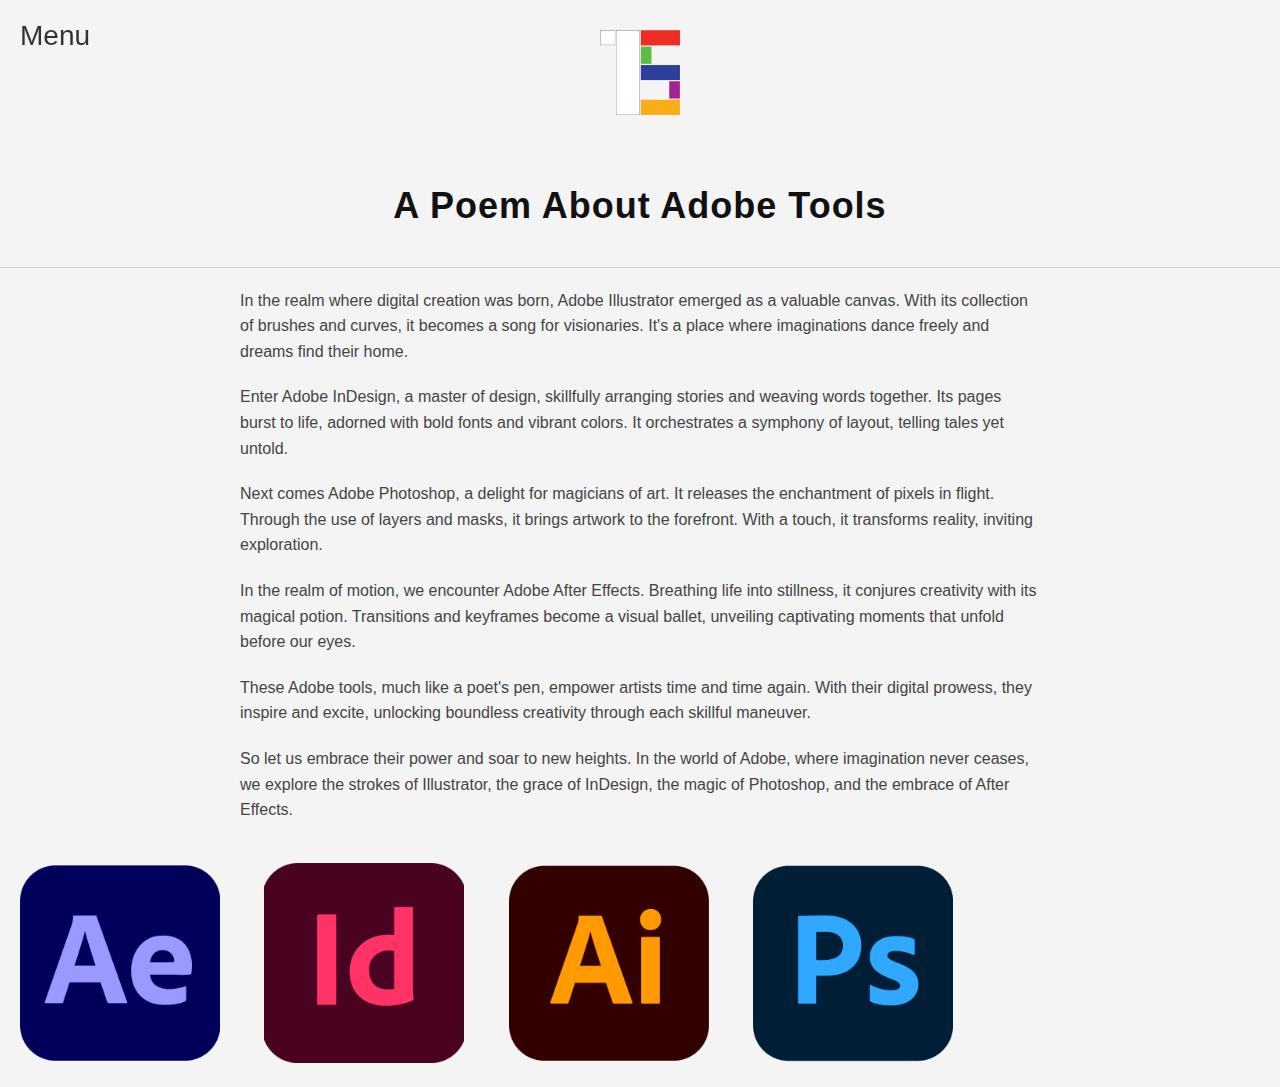
<file: index.html>
<!DOCTYPE html> <!-- Declares HTML5 language for the browser -->
<html> <!-- Begin tag starts the page -->

<head>
    <!-- Meta Tags for SEO and Accessibility -->
    <meta charset="UTF-8">
    <meta name="description" content="Explore the world of Adobe tools with poetic descriptions and visuals.">
    <meta name="keywords" content="Adobe, Illustrator, Photoshop, InDesign, After Effects, Design, Creativity">
    <meta name="viewport" content="width=device-width, initial-scale=1.0">

    <!-- Link to CSS Stylesheets -->
    <link rel="stylesheet" type="text/css" href="thecss/index1.css">
    <link rel="stylesheet" type="text/css" href="thecss/slideout-menu.css">
    
    <!-- Favicon -->
    <link rel="icon" href="path-to-your-favicon.ico" type="image/x-icon">
    
    <!-- Title of the Page -->
    <title>Dan Of IT</title>
</head>
 
<body>

    <!-- Menu Toggle Button -->
    <div class="menu-toggle">
        <span class="material-icons">Menu</span>
    </div>
    
    <!-- Slideout Navigation Menu -->
    <div class="slideout-menu">
        <a href="aboutMe.html">About</a>
        <a href="type2.html">Type Two</a>
        <a href="type3.html">Type Three</a>
        <a href="branding.html">Branding</a>
        <a href="advDez.html">Advanced Design</a>
    </div>
    <!-- JavaScript for Menu Functionality -->
    <script src="thejavascript/slideout-menu.js"></script>
    
    <!-- Logo with Link to Home Page -->
    <a href="index.html">
        <img id="logo" src="imagesforseniorportfolio/TS By Daniel Calderon - Copy.png" alt="TS by Daniel Calderon Logo">
    </a>
    
    <!-- Main Content -->
    <h1> A Poem About Adobe Tools </h1>
    
    <p>
        In the realm where digital creation was born, Adobe Illustrator emerged as a valuable canvas. With its collection of brushes and curves, it becomes a song for visionaries. It's a place where imaginations dance freely and dreams find their home.
    </p>
    
    <p>
        Enter Adobe InDesign, a master of design, skillfully arranging stories and weaving words together. Its pages burst to life, adorned with bold fonts and vibrant colors. It orchestrates a symphony of layout, telling tales yet untold.
    </p>
    
    <p>
        Next comes Adobe Photoshop, a delight for magicians of art. It releases the enchantment of pixels in flight. Through the use of layers and masks, it brings artwork to the forefront. With a touch, it transforms reality, inviting exploration.
    </p>
    
    <p>
        In the realm of motion, we encounter Adobe After Effects. Breathing life into stillness, it conjures creativity with its magical potion. Transitions and keyframes become a visual ballet, unveiling captivating moments that unfold before our eyes.
    </p>
    
    <p>
        These Adobe tools, much like a poet's pen, empower artists time and time again. With their digital prowess, they inspire and excite, unlocking boundless creativity through each skillful maneuver.
    </p>
    
    <p>
        So let us embrace their power and soar to new heights. In the world of Adobe, where imagination never ceases, we explore the strokes of Illustrator, the grace of InDesign, the magic of Photoshop, and the embrace of After Effects.
    </p>
    
    <!-- Images with Descriptive Alt Texts -->
    <img src="imagesforseniorportfolio/adobe-after-effects.png" alt="Adobe After Effects logo" />
    <img src="imagesforseniorportfolio/indesign.png" alt="Adobe InDesign logo" />
    <img src="imagesforseniorportfolio/adobe-illustrator.png" alt="Adobe Illustrator logo" />
    <img src="imagesforseniorportfolio/adobe-photoshop.png" alt="Adobe Photoshop logo" />
    
</body>
</html>
</file>
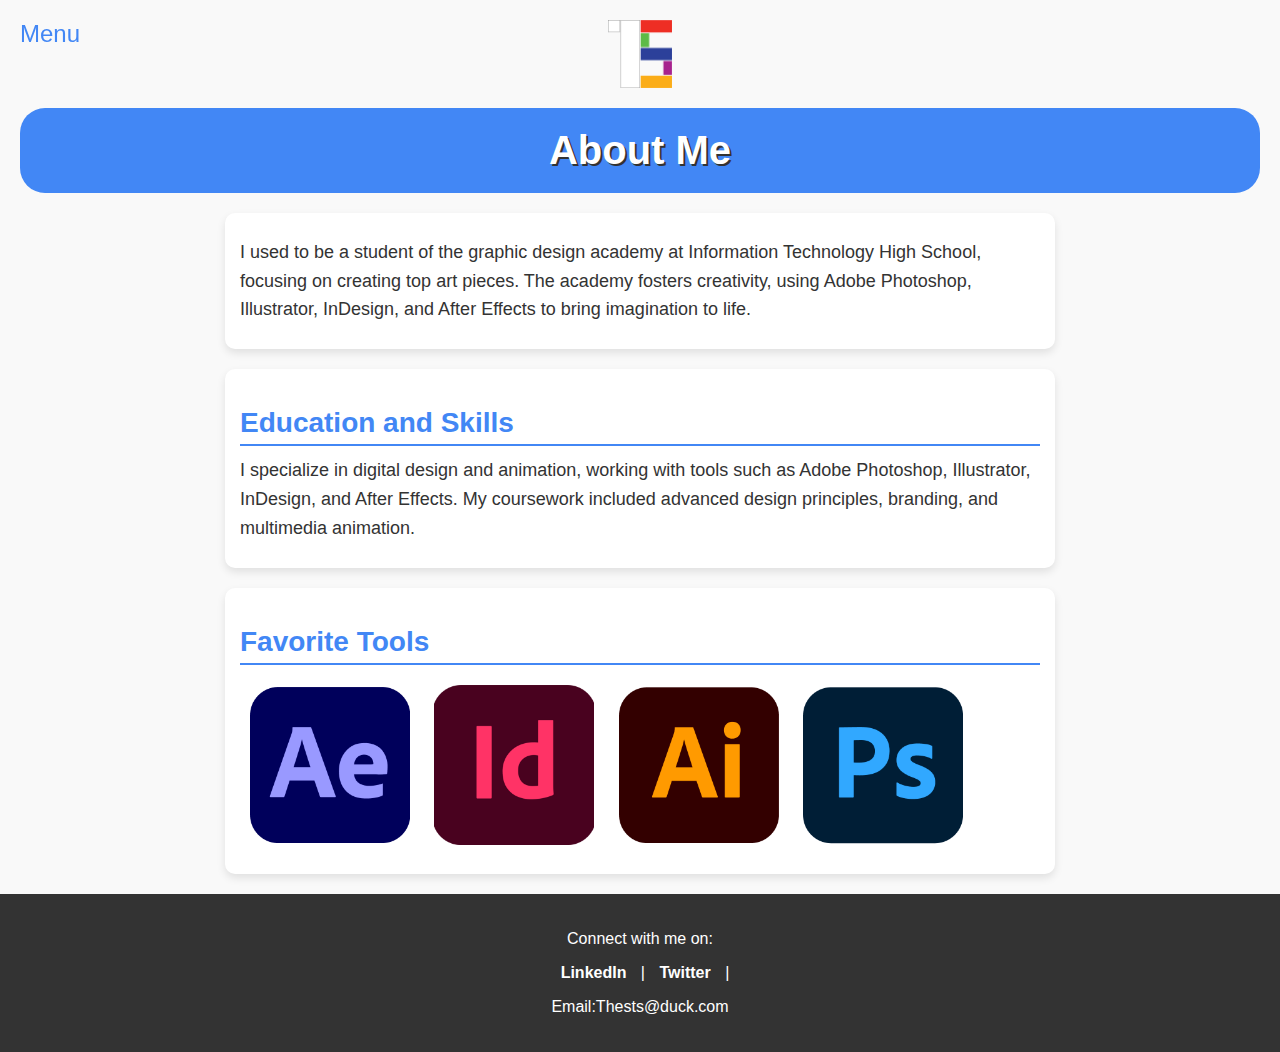
<file: aboutMe.html>
<!DOCTYPE html>
<html>
<head>
    <meta charset="UTF-8">
    <meta name="description" content="Learn more about Daniel Calderon, a student of graphic design, passionate about Adobe tools and creative design.">
    <meta name="keywords" content="graphic design, Adobe Photoshop, Illustrator, InDesign, After Effects, creative design, digital art">
    <meta name="viewport" content="width=device-width, initial-scale=1.0">
    <link rel="stylesheet" type="text/css" href="thecss/aboutMe.css">
    <link rel="stylesheet" type="text/css" href="thecss/slideout-menu.css">
    <link rel="icon" href="thehtml/imagesforseniorportfolio/TS By Daniel Calderon - Copy.png/favicon.ico" type="image/x-icon">
    <title>About Daniel Calderon</title>
</head>

<body>
    <div class="menu-toggle" aria-label="Toggle menu" role="button" tabindex="0">
        <span class="material-icons" aria-hidden="true">Menu</span>
    </div>
    
    <div class="slideout-menu">
        
        <a href="advDez.html">Advanced Design</a>
        <a href="branding.html">Branding</a>
        <a href="type2.html">Type Two</a>
        <a href="type3.html">Type Three</a>
    </div>

    <script src="thejavascript/slideout-menu.js"></script>

    <a href="https://danofit.github.io/ONE/index.html">
        <img id="logo" src="imagesforseniorportfolio/TS By Daniel Calderon - Copy.png" alt="TS by Daniel">
    </a>

    <h1>About Me</h1>

    <section>
        <p>I used to be a student of the graphic design academy at Information Technology High School, focusing on creating top art pieces. The academy fosters creativity, using Adobe Photoshop, Illustrator, InDesign, and After Effects to bring imagination to life.</p>
    </section>

    <section>
        <h2>Education and Skills</h2>
        <p>I specialize in digital design and animation, working with tools such as Adobe Photoshop, Illustrator, InDesign, and After Effects. My coursework included advanced design principles, branding, and multimedia animation.</p>
    </section>

    <section>
        <h2>Favorite Tools</h2>
        <img src="imagesforseniorportfolio/adobe-after-effects.png" alt="Adobe After Effects logo">
        <img src="imagesforseniorportfolio/indesign.png" alt="Adobe InDesign logo">
        <img src="imagesforseniorportfolio/adobe-illustrator.png" alt="Adobe Illustrator logo">
        <img src="imagesforseniorportfolio/adobe-photoshop.png" alt="Adobe Photoshop logo">
    </section>

    <footer>
        <p>Connect with me on:</p>
        <a href="https://linkedin.com/" target="_blank" rel="noopener noreferrer">LinkedIn</a> |
        <a href="https://twitter.com/" target="_blank" rel="noopener noreferrer">Twitter</a> |
        <p>Email:Thests@duck.com</p>
    </footer>
</body>
</html>
</file>
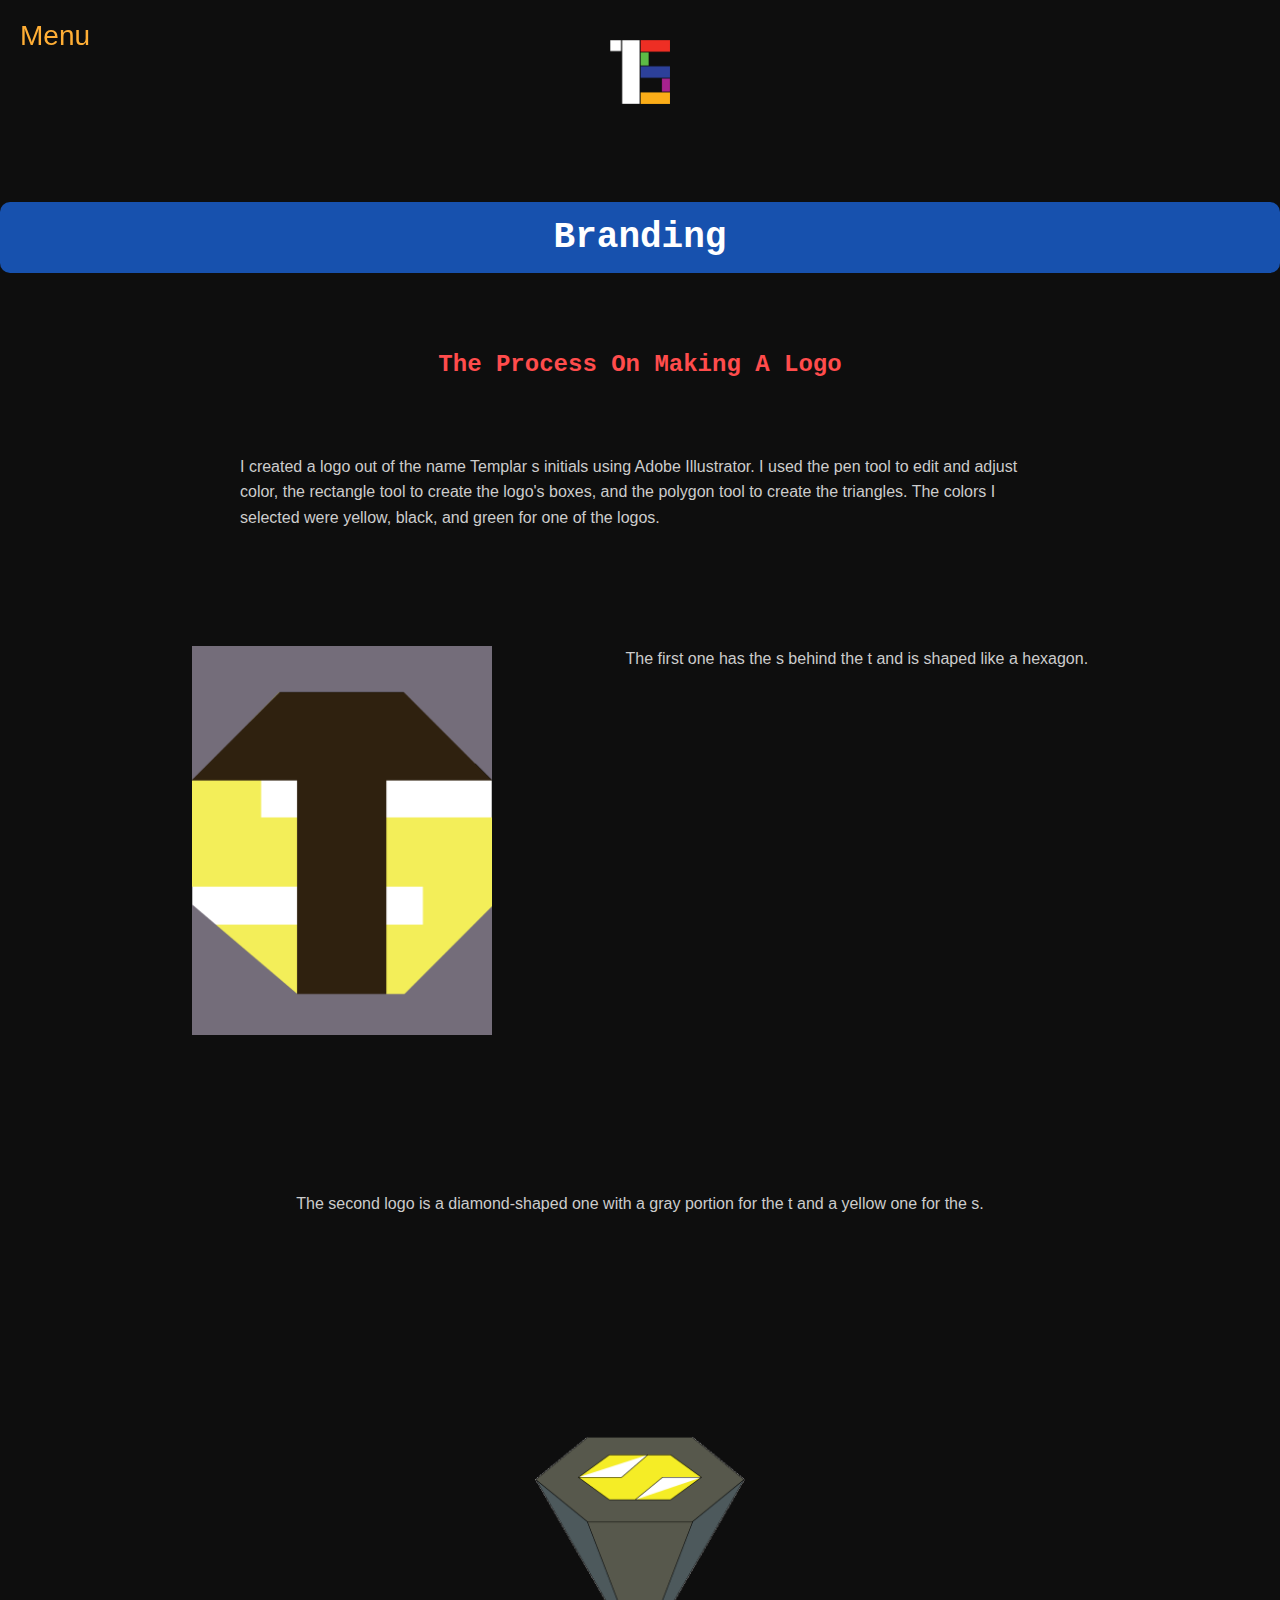
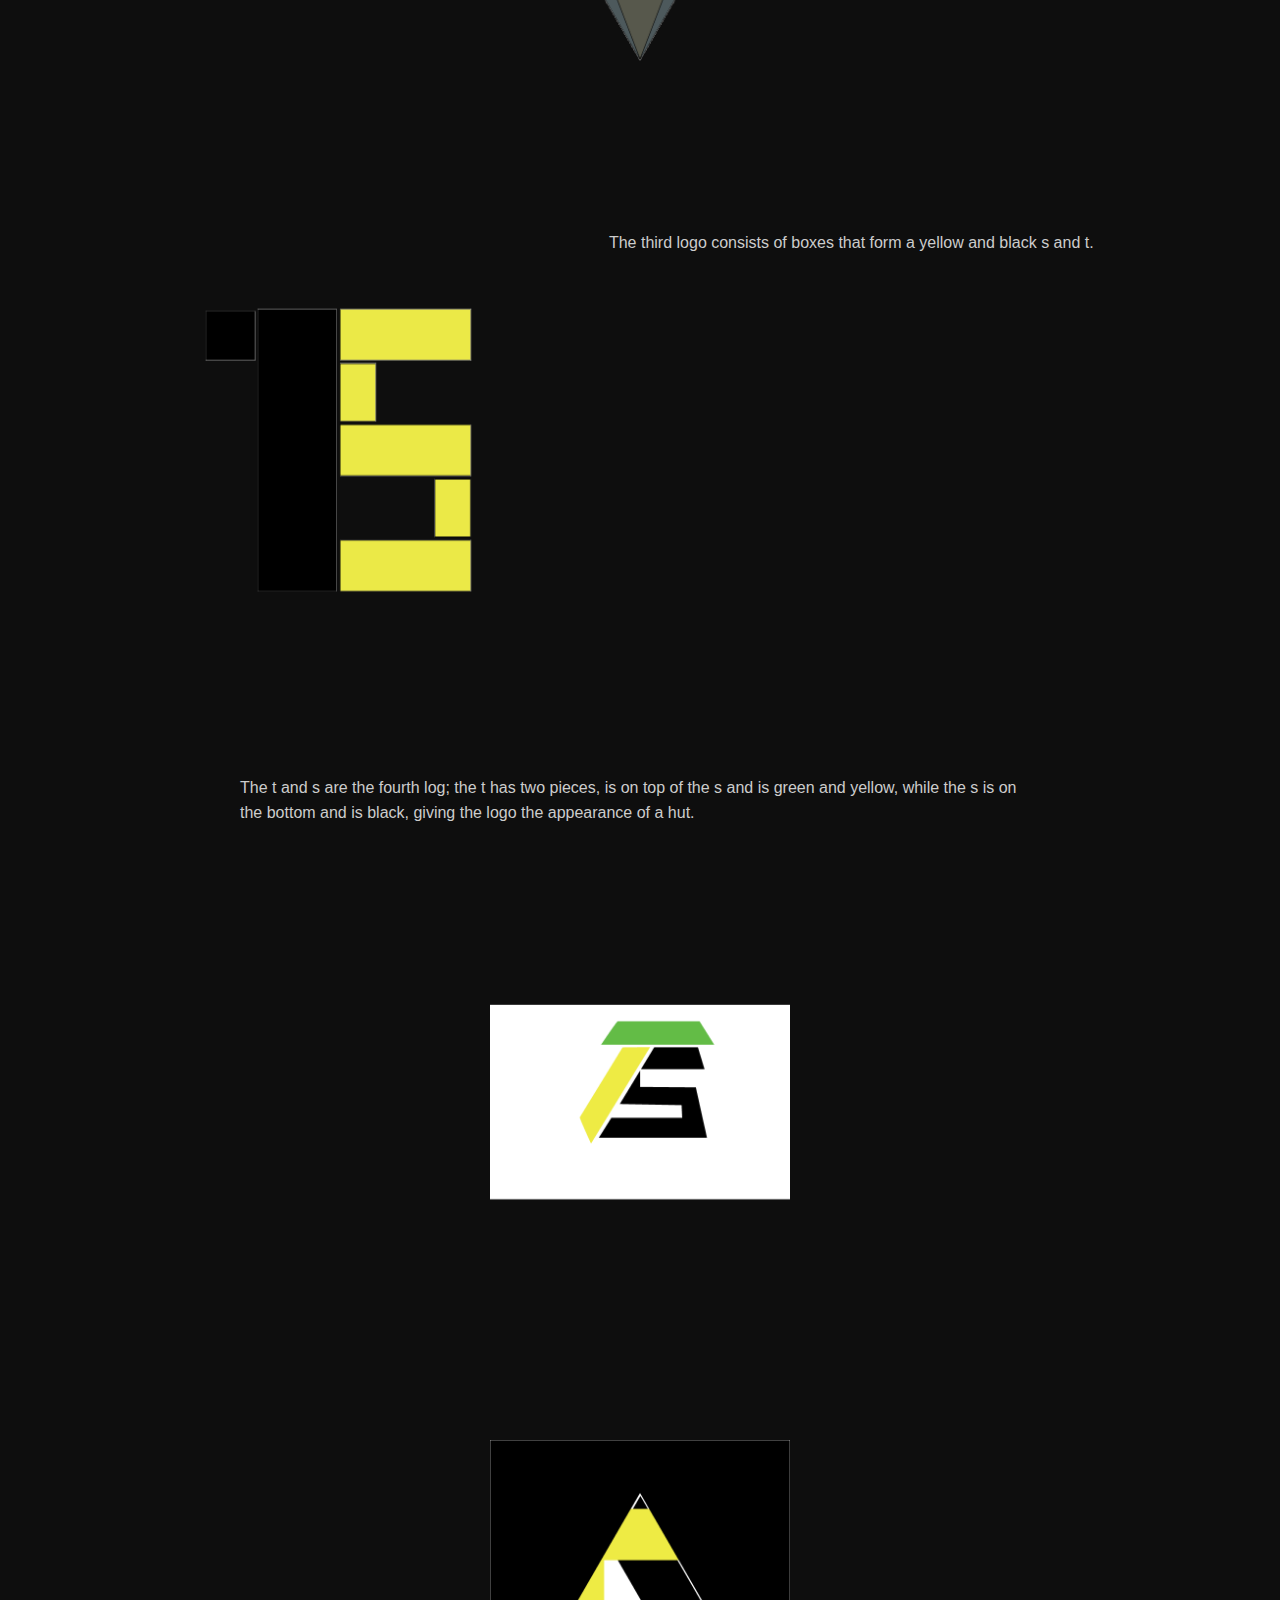
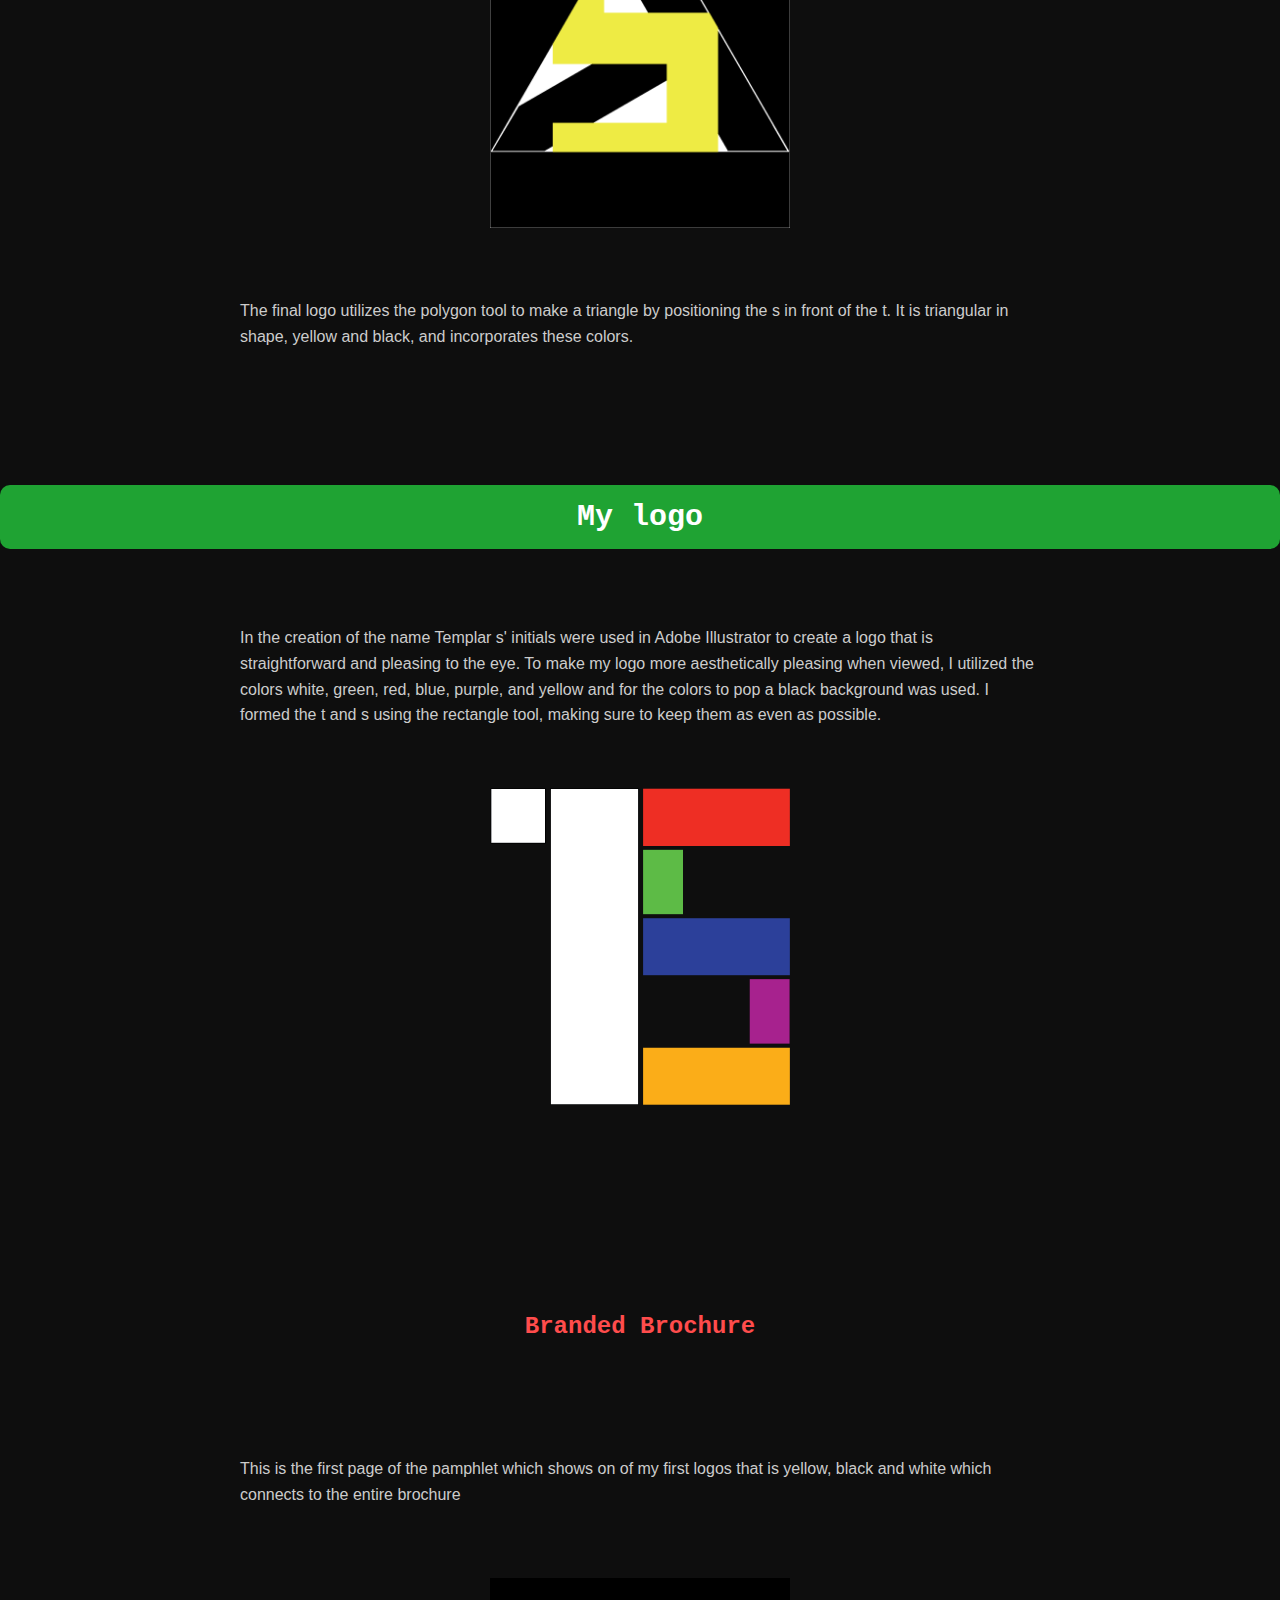
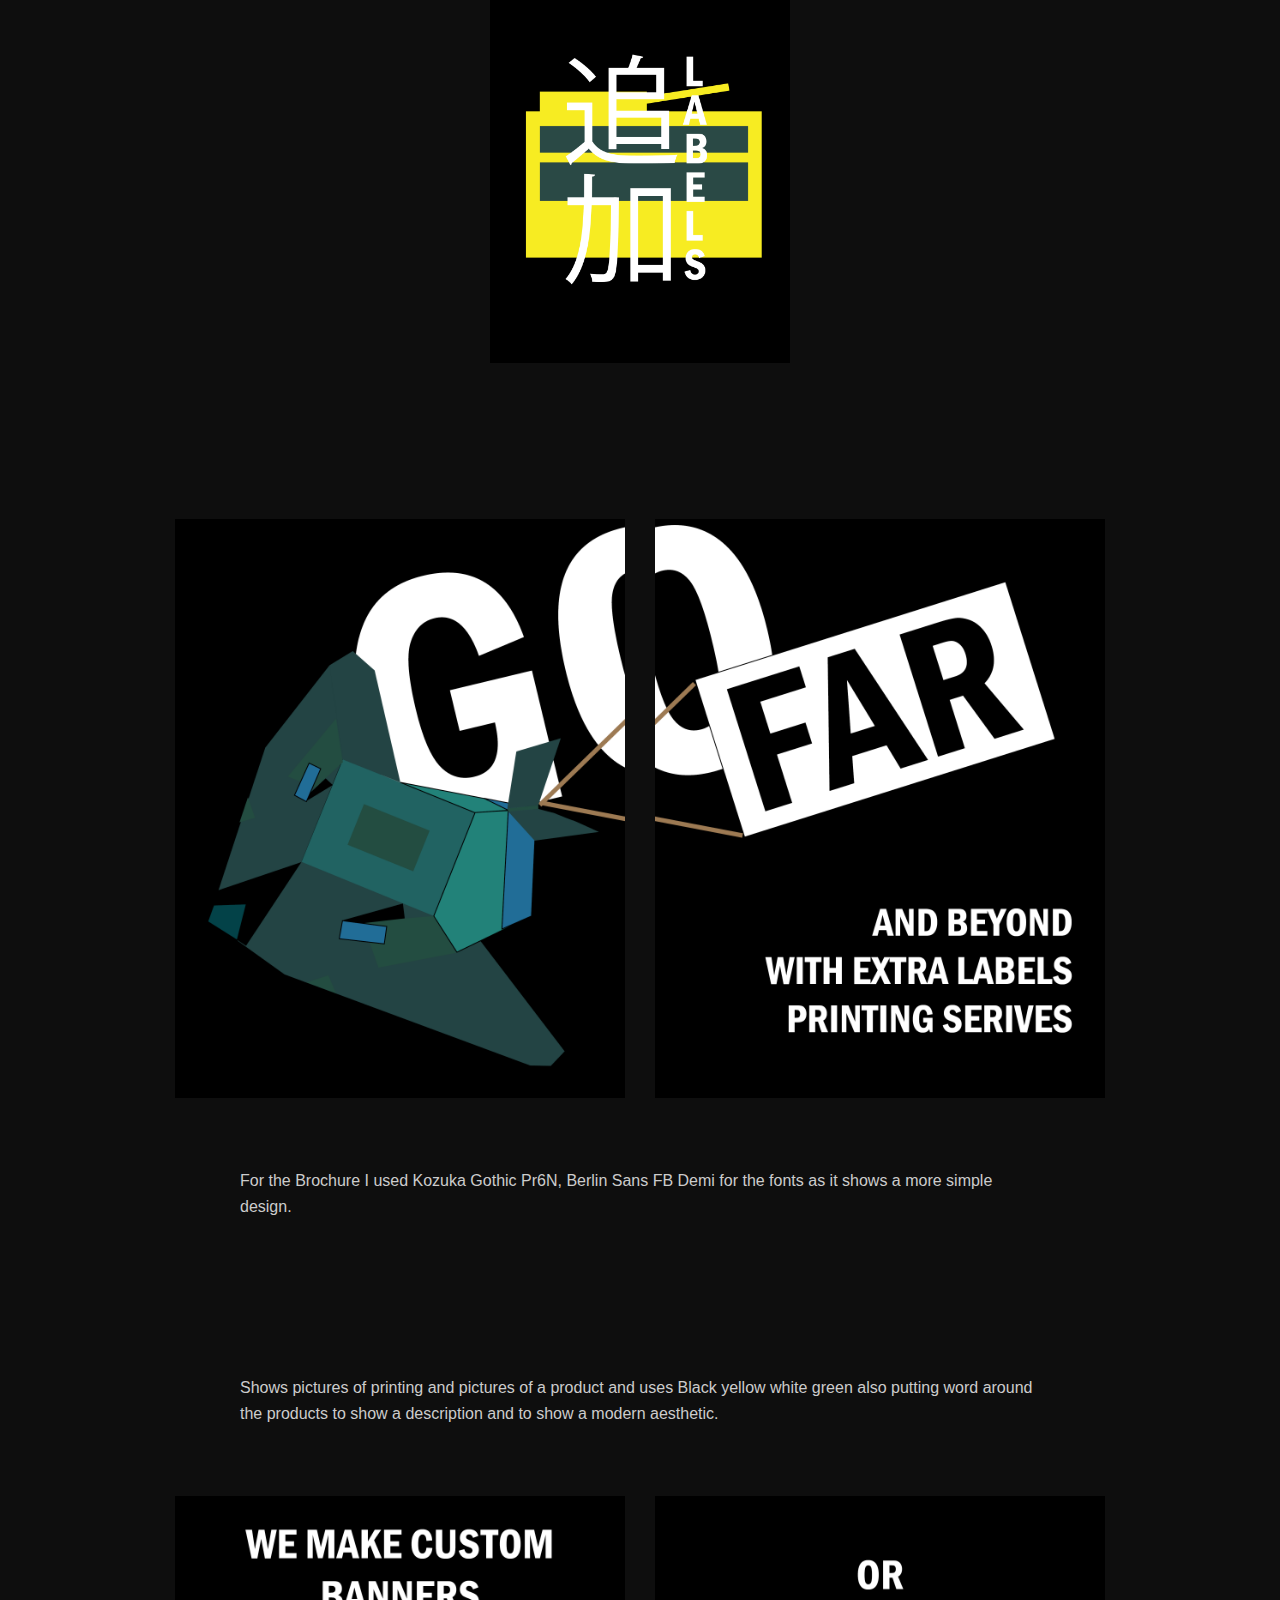
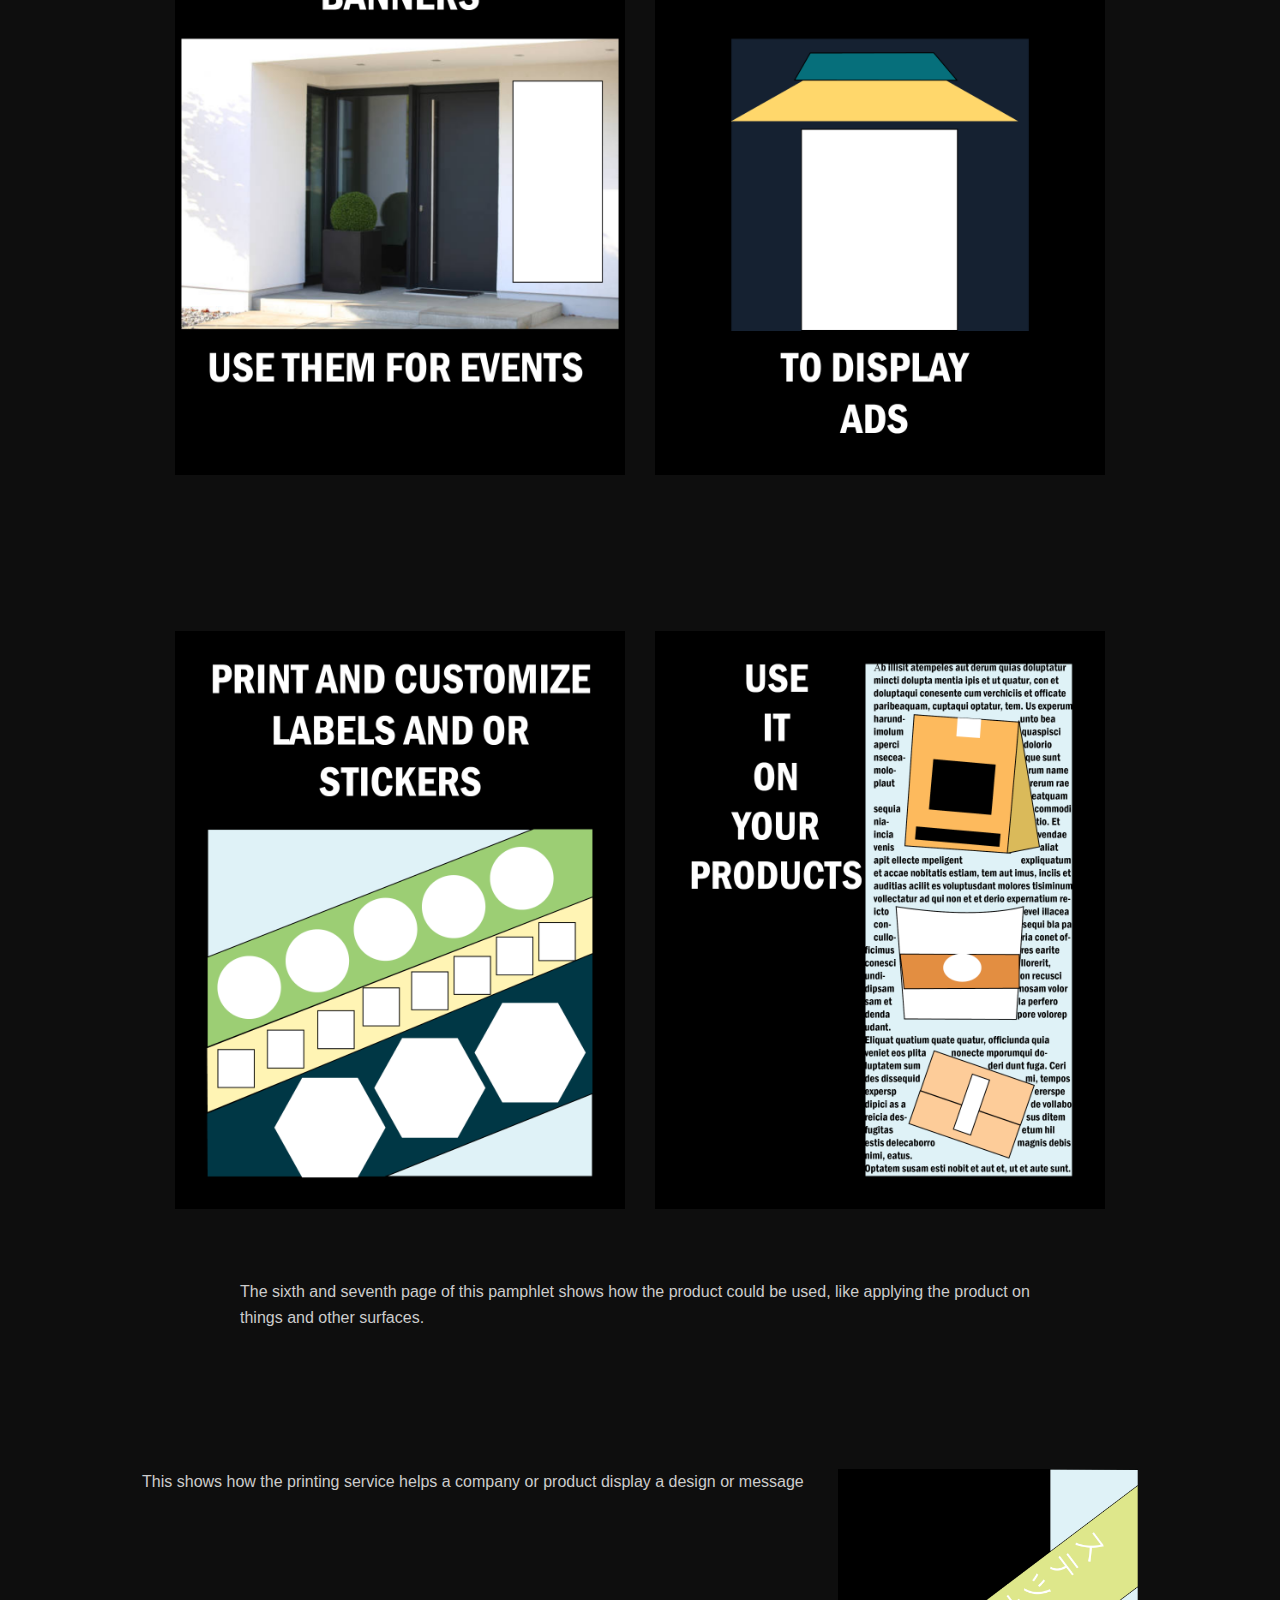
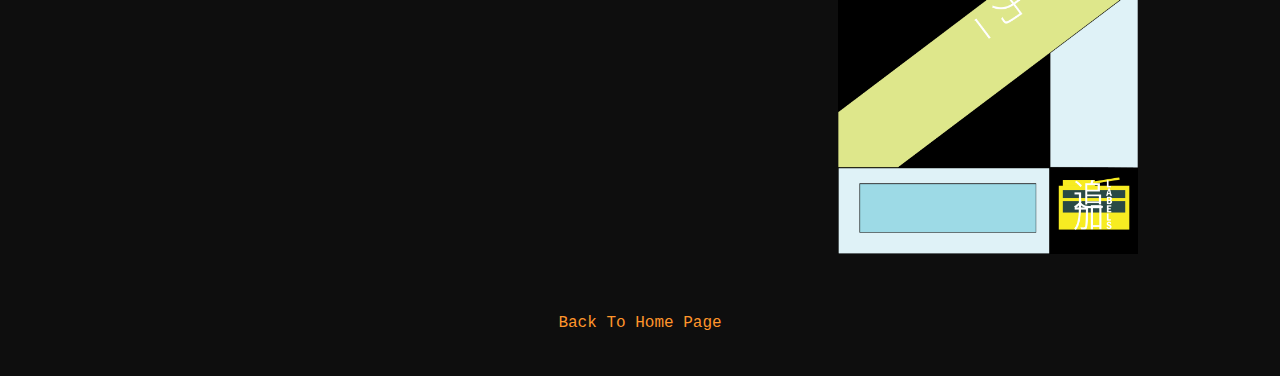
<file: branding.html>
<!DOCTYPE html>	<!-- this declares html5 language for the browser -->

<html> <!-- begin tag starts the page -->

	<head>
		<!-- this is part of meta data (links, etc.) -->
		<title>Another Page</title> 
        <link rel="stylesheet" type="text/css" href="thecss/branding.css">
        <link rel="stylesheet" type="text/css" href="thecss/slideout-menu.css"> 
	</head>
	
	<body>
    <div class="menu-toggle" aria-label="Toggle menu" role="button" tabindex="0">
      <span class="material-icons" aria-hidden="true">Menu</span>
  </div>
    
    <div class="slideout-menu">
      <a href="aboutMe.html">About</a>
      <a href="type2.html">Type Two</a>
      <a href="type3.html">Type Three</a>
      <a href="branding.html">Branding</a>
      <a href="advDez.html">Advanced design</a>
    </div>
  
   
  
    <script src="thejavascript/slideout-menu.js"></script> 


    <a href="index.html"> <!-- Replace with the URL of your home page -->
      <img id="logo" src="imagesforseniorportfolio/TS By Daniel Calderon - Copy.png" alt="TS by Daniel">
    </a>
    <br>
		<!-- this is note on my content (text, image, etc.) -->
		
        <h1>Branding</h1>
        <br>
        
        
        <h2> The Process On Making A Logo  </h2>
        <br> 
        <br>

        <p> I created a logo out of the name Templar s initials using Adobe Illustrator. I used the pen tool to edit and adjust color, the rectangle tool to create the logo's boxes, and the polygon tool to create the triangles. The colors I selected were yellow, black, and green for one of the logos.</p>
        <br> 
        <br>
        <div class="container">
          <img src="imagesforseniorportfolio/Hexa.jpg" alt="image">
          <p>The first one has the s behind the t and is shaped like a hexagon.</p>
        </div>
        <br> 
        <br>
        <div class="container">
          <p>The second logo is a diamond-shaped one with a gray portion for the t and a yellow one for the s.</p>
          <img src="imagesforseniorportfolio/dia.jpg" alt="image">
        </div>
        <br> 
        <br>
        <div class="container">
          <img src="imagesforseniorportfolio/ts.jpg" alt="image">
          <p>The third logo consists of boxes that form a yellow and black s and t.</p>
        </div>
        <br> 
        <br>
        <div class="container">
          <p>The t and s are the fourth log; the t has two pieces, is on top of the s and is green and yellow, while the s is on the bottom and is black, giving the logo the appearance of a hut.</p>
            <img src="imagesforseniorportfolio/green.jpg"  alt="image">  
      </div>
        <br> 
        <br>
        <div class="container">
            <img src="imagesforseniorportfolio\TRianle.jpg"  alt="image" >
        <p>The final logo utilizes the polygon tool to make a triangle by positioning the s in front of the t. It is triangular in shape, yellow and black, and incorporates these colors.</p>
      </div>
        <br> 
        <br>
        <h3> My logo </h3>
        <br> 
        <br>
        <p> In the creation of the name Templar s' initials were used in Adobe Illustrator to create a logo that is straightforward and pleasing to the eye. To make my logo more aesthetically pleasing when viewed, I utilized the colors white, green, red, blue, purple, and yellow and for the colors to pop a black background was used. I formed the t and s using the rectangle tool, making sure to keep them as even as possible. </p>
        
        <div class="container">
            <img src="imagesforseniorportfolio\TS By Daniel Calderon - Copy.png" alt="image" /> </div>
            <br> 
            <br>
            <br> 
            <br>
            <br> 
            <br>
            <h2>Branded Brochure</h2>
            <br> 
            <br>
            
            <div class="container">
              <p>This is the first page of the pamphlet which shows on of my first logos that is yellow, black and white which connects to the entire brochure </p>
              <img src="imagesforseniorportfolio\panphilleto.png" alt="imagep1" />
          </div>
            <br> 
            <br>
            <div class="container">
                <div class="column">
                  <img src="imagesforseniorportfolio\panphilleto2.png" alt="Snow" style="width:100%">
                </div>
                <div class="column">
                  <img src="imagesforseniorportfolio\panphilleto3.png" alt="Forest" style="width:100%">
                </div>
                <p>For the Brochure I used Kozuka Gothic Pr6N, Berlin Sans FB Demi for the fonts as it shows a more simple design.</p>
              </div>
              <br> 
              <br>
              <div class="container">
                <p> Shows pictures of printing and pictures of a product and uses Black yellow white green also putting word around the products to show a description and to show a modern aesthetic. </p>
                <div class="column">
                  <img src="imagesforseniorportfolio\panphilleto4.png" alt="Snow" style="width:100%">
                </div>
                <div class="column">
                  <img src="imagesforseniorportfolio\panphilleto5.png" alt="Forest" style="width:100%">
                </div>
          </div>
          <br> 
          <br>
              <div class="container">
                <div class="column">
                  <img src="imagesforseniorportfolio\panphilleto6.png" alt="Snow" style="width:100%">
                </div>
                <div class="column">
                  <img src="imagesforseniorportfolio\panphilleto7.png" alt="Forest" style="width:100%">
                </div>
            <p>The sixth and seventh page of this pamphlet shows how the product could be used, like applying the product on things and other surfaces. </p>
          </div>

              <br>

              <div class="container">
              <p>This shows how the printing service helps a company or product display a design or message </p>
              <img src="imagesforseniorportfolio\panphilleto8.png" alt="imagep8" />
              </div>

         <a href="index.html">Back To Home Page</a>
	</body>
</html> 	<!-- end tag terminates this page -->
</file>
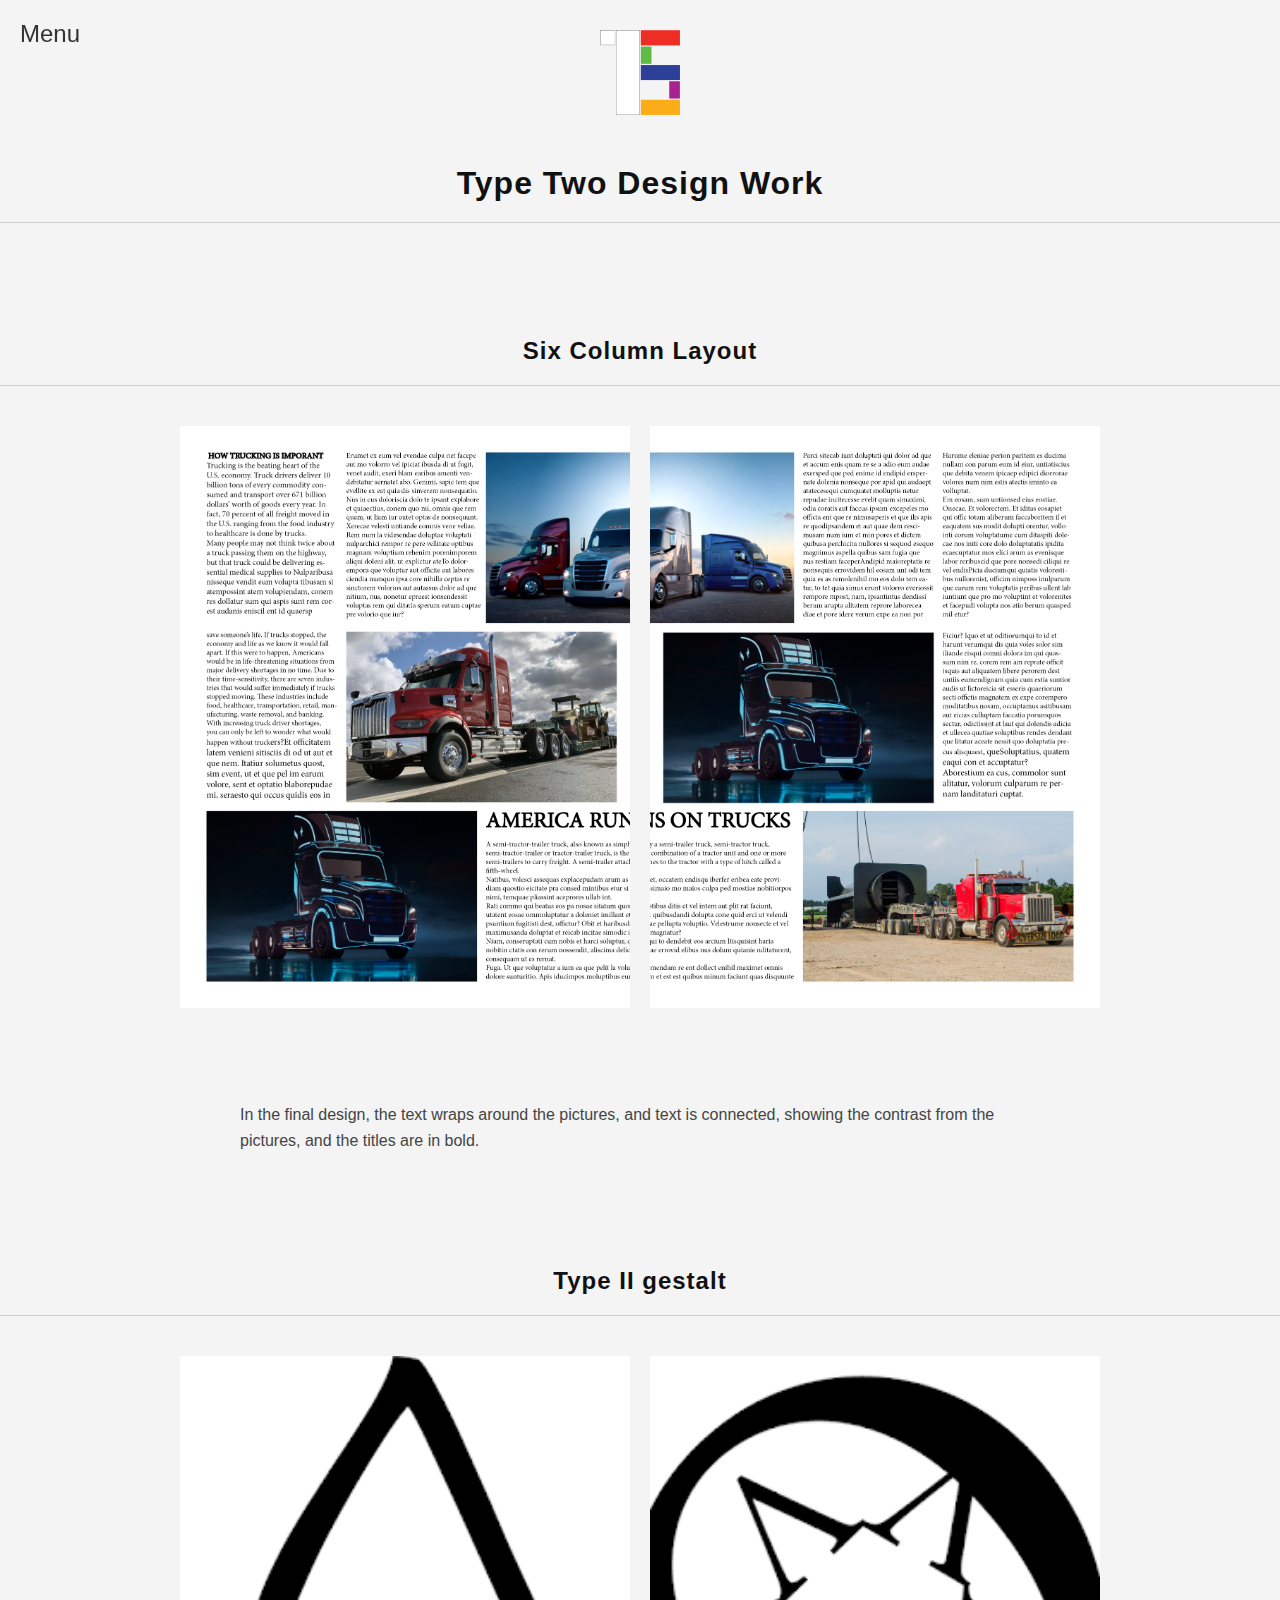
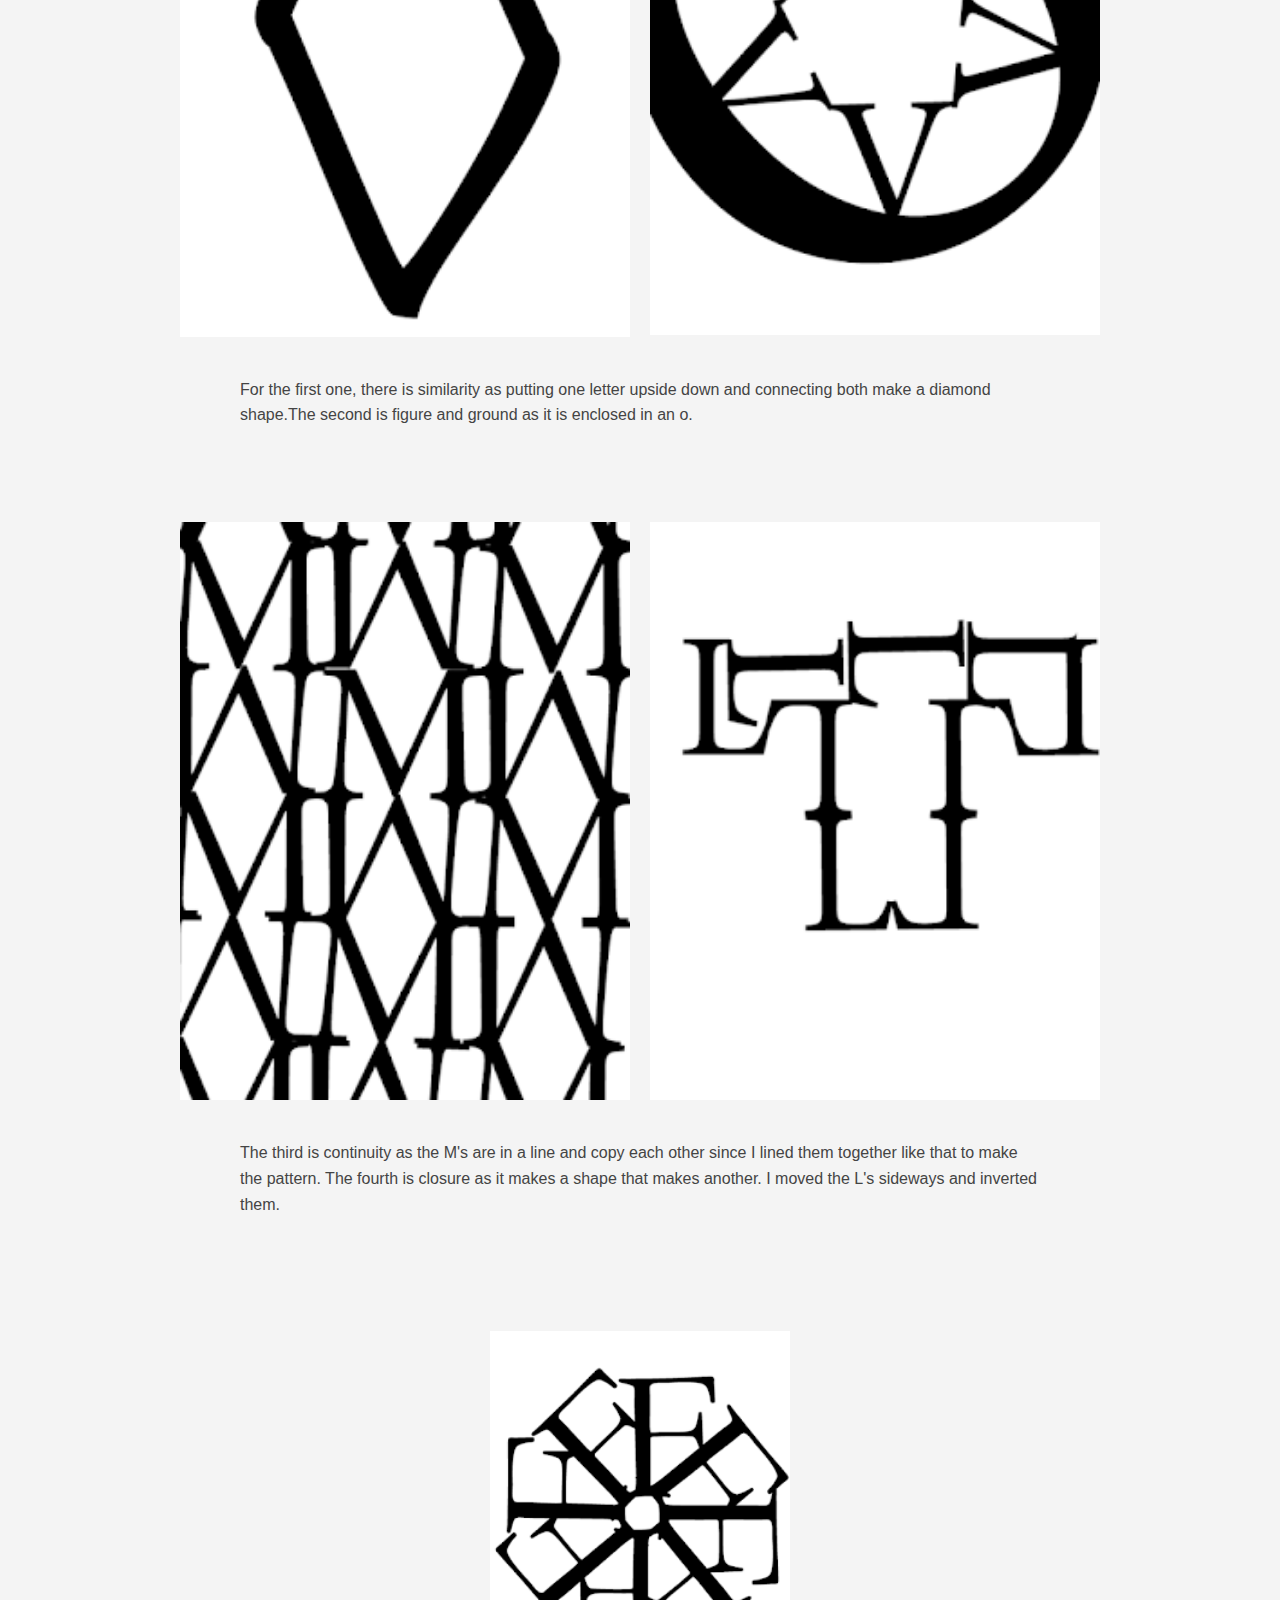
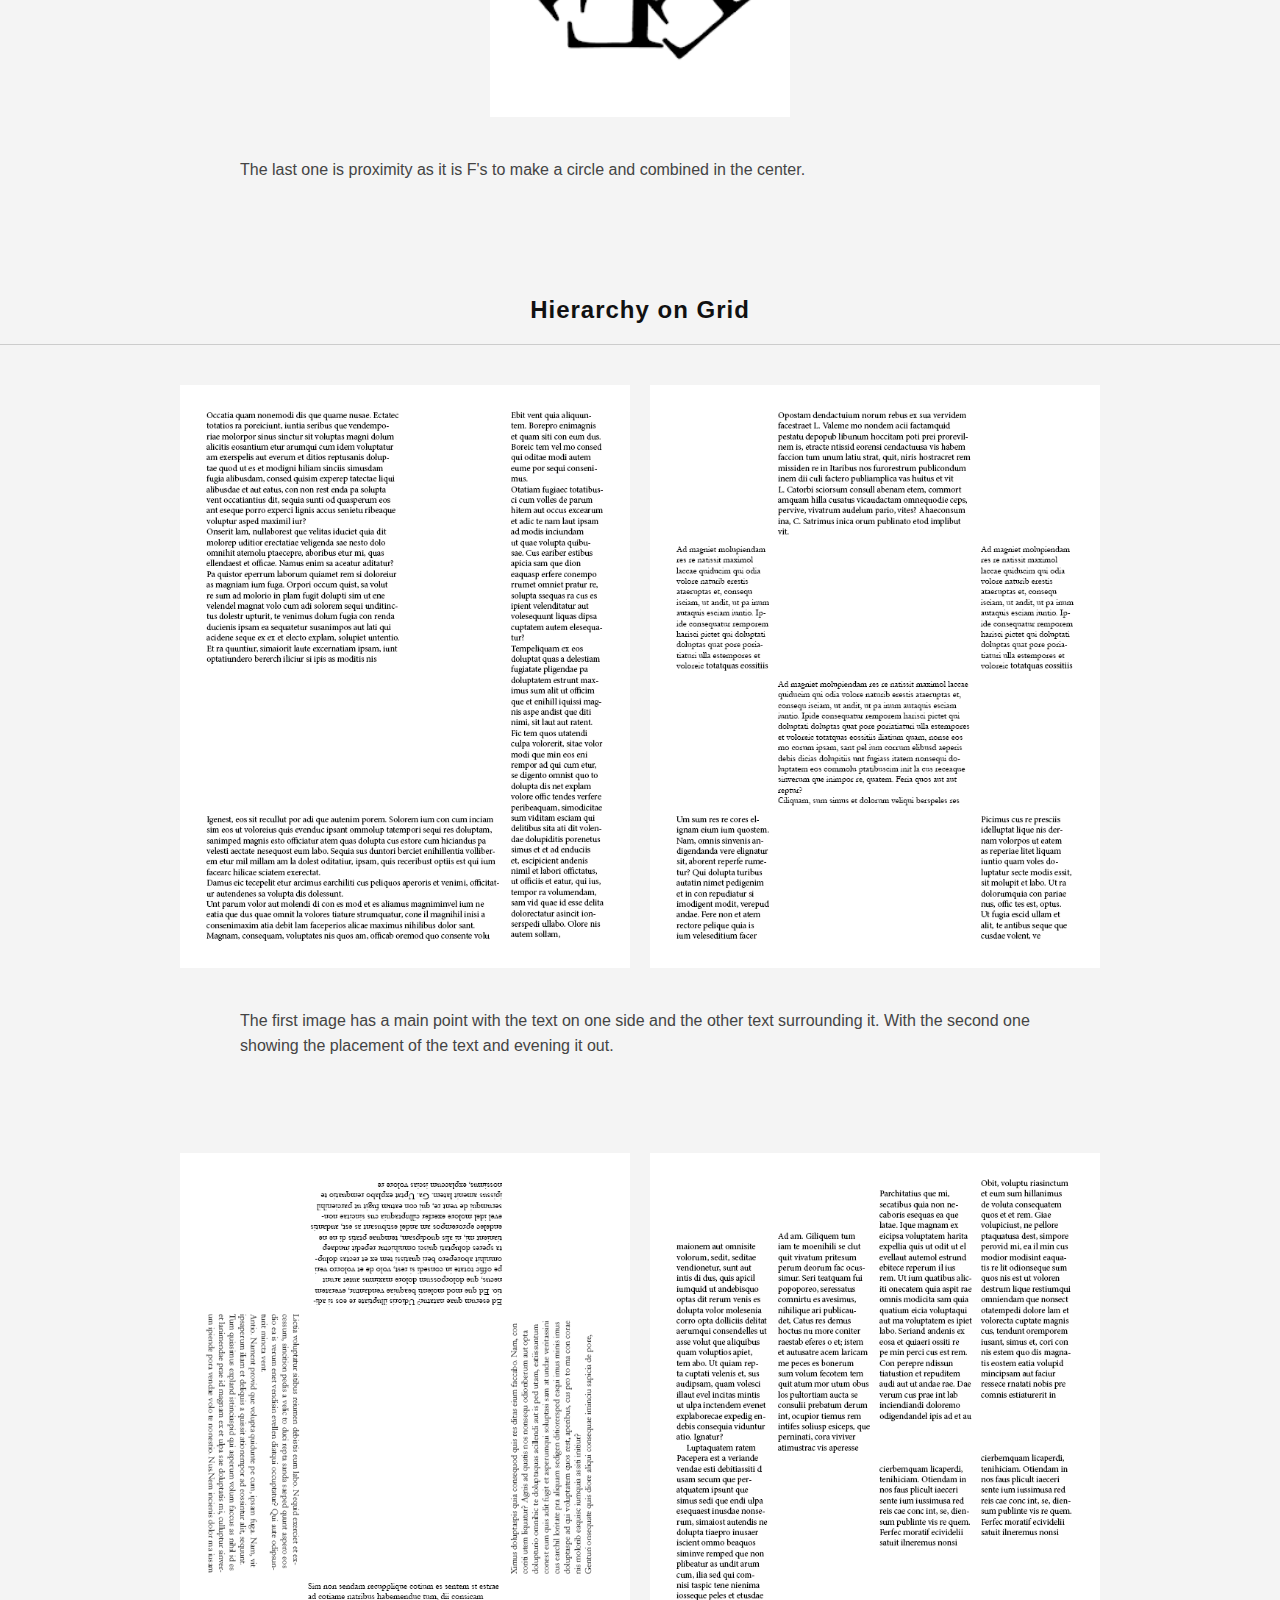
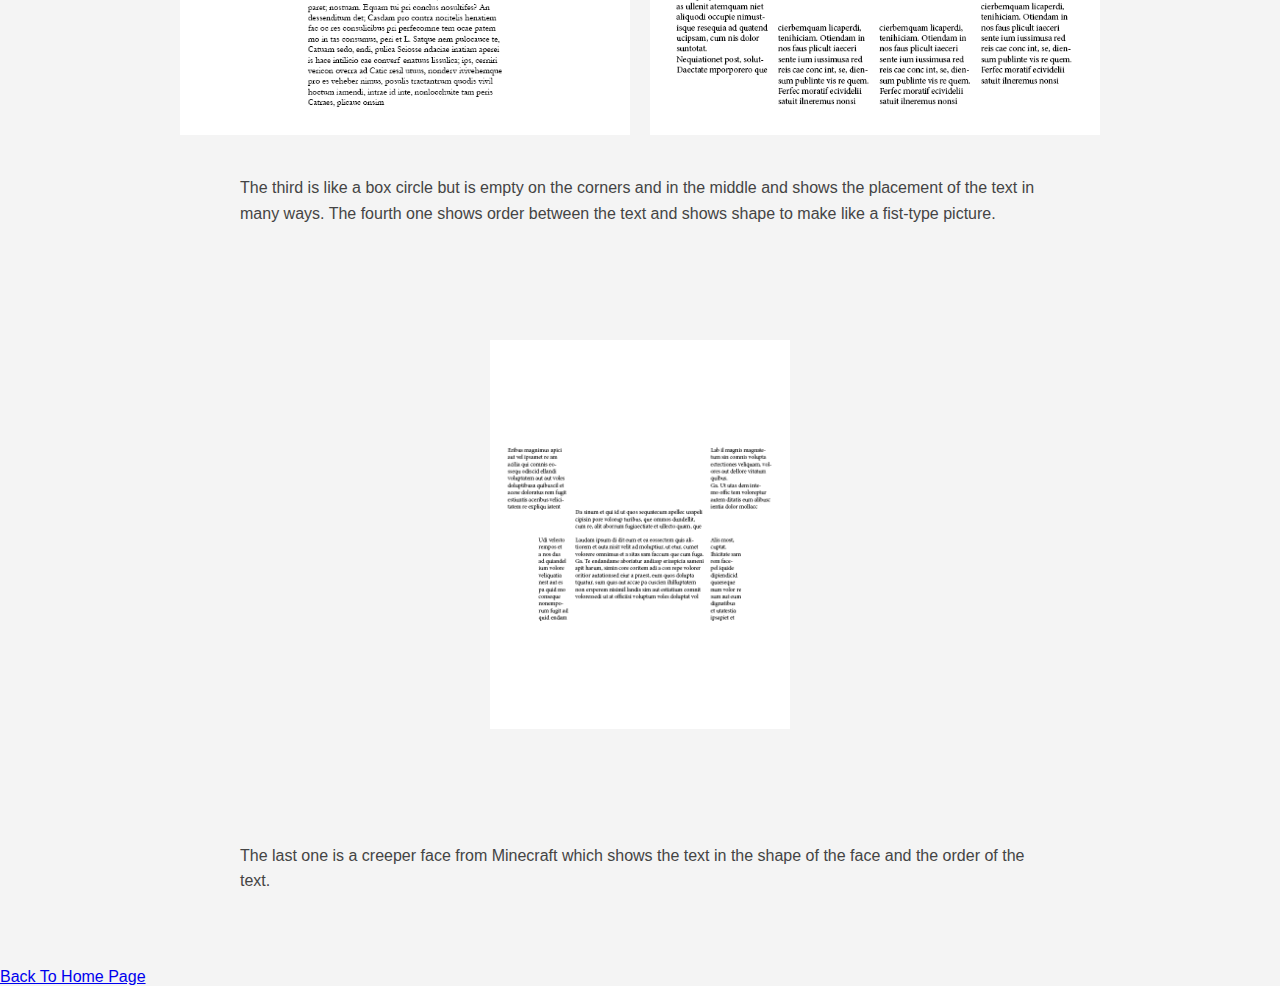
<file: type2.html>
<!DOCTYPE html>
<html>
<head>
    <link rel="stylesheet" type="text/css" href="thecss/type2.css">
    <link rel="stylesheet" type="text/css" href="thecss/slideout-menu.css">
    <title>Type Two Design</title>
</head>
<body>

  <div class="menu-toggle">
    <span class="material-icons">Menu</span>
  </div>
  
  <div class="slideout-menu">
    <a href="aboutMe.html">About</a>
    <a href="type3.html">Type Three</a>
    <a href="branding.html">Branding</a>
    <a href="advDez.html">Advanced design</a>
  </div>

 

  
  
  <a href="index.html"> <!-- Replace with the URL of your home page -->
    <img id="logo" src="imagesforseniorportfolio/TS By Daniel Calderon - Copy.png" alt="TS by Daniel">
  </a> 

    <h1>Type Two Design Work</h1>
    <br>
    <br>
    <br>
    <h2>Six Column Layout</h2>
    <div class="row">
        <div class="column">
            <img src="imagesforseniorportfolio/TRUCK FINAL (1).png" alt="Snow" style="width:100%">
        </div>
        <div class="column">
            <img src="imagesforseniorportfolio/TRUCK FINAL (1)2.png" alt="Forest" style="width:100%">
        </div>
    </div>

    <br>
    <br>
    <br>

    <p>In the final design, the text wraps around the pictures, and text is connected, showing the contrast from the pictures, and the titles are in bold.</p>
    <br>
    <br>
    <br>
    <h2> Type II gestalt </h2>
    <div class="row">
        <div class="column">
            <img src="imagesforseniorportfolio/shape 3.png" alt="Snow" style="width:100%">
        </div>
        <div class="column">
            <img src="imagesforseniorportfolio/letters 3.png" alt="Forest" style="width:100%">
        </div>
    </div>
    <p>For the first one, there is similarity as putting one letter upside down and connecting both make a diamond shape.The second is figure and ground as it is enclosed in an o.</p>
    <br>
    <br>
    <br>
    <div class="row">
        <div class="column">
            <img src="imagesforseniorportfolio/daniel 2.png" alt="Snow" style="width:100%">
        </div>
        <div class="column">
            <img src="imagesforseniorportfolio/dfofr3.png" alt="Forest" style="width:100%">
        </div>
    </div>
    <p>The third is continuity as the M's are in a line and copy each other since I lined them together like that to make the pattern. The fourth is closure as it makes a shape that makes another. I moved the L's sideways and inverted them. </p>

    <br>
    <br>
    <br>
    <img id="fcircle" src="imagesforseniorportfolio/F-circle by daniel.png" alt="F Circle by Daniel">


    <p>The last one is proximity as it is F's to make a circle and combined in the center.</p>

    <br>
    <br>
    <br>
    <h2>Hierarchy on Grid</h2>
    <div class="row">
        <div class="column">
            <img src="imagesforseniorportfolio/H.O.G.png" alt="Snow" style="width:100%">
        </div>
        <div class="column">
            <img src="imagesforseniorportfolio/H.O.G.1.png" alt="Forest" style="width:100%">
        </div>
    </div>
    <p>The first image has a main point with the text on one side and the other text surrounding it. With the second one showing the placement of the text and evening it out.</p>
    <br>
    <br>
    <br>

    <div class="row">
        <div class="column">
            <img src="imagesforseniorportfolio/H.O.G.2.png" alt="Snow" style="width:100%">
        </div>
        <div class="column">
            <img src="imagesforseniorportfolio/H.O.G.3.png" alt="Forest" style="width:100%">
        </div>
    </div>
    <p>The third is like a box circle but is empty on the corners and in the middle and shows the placement of the text in many ways. The fourth one shows order between the text and shows shape to make like a fist-type picture.</p>
    <br>
    <br>
    <br>

    <img id="hog4" src="imagesforseniorportfolio/H.O.G.4.png" alt="Hog 4">

 
    <br>
    <br>
    <br>

    <p>The last one is a creeper face from Minecraft which shows the text in the shape of the face and the order of the text.</p>

    <br>
    <br>
    <br>

    <a href="index.html">Back To Home Page</a>
    <script src="thejavascript/slideout-menu.js"></script>
</body>
</html>
</file>
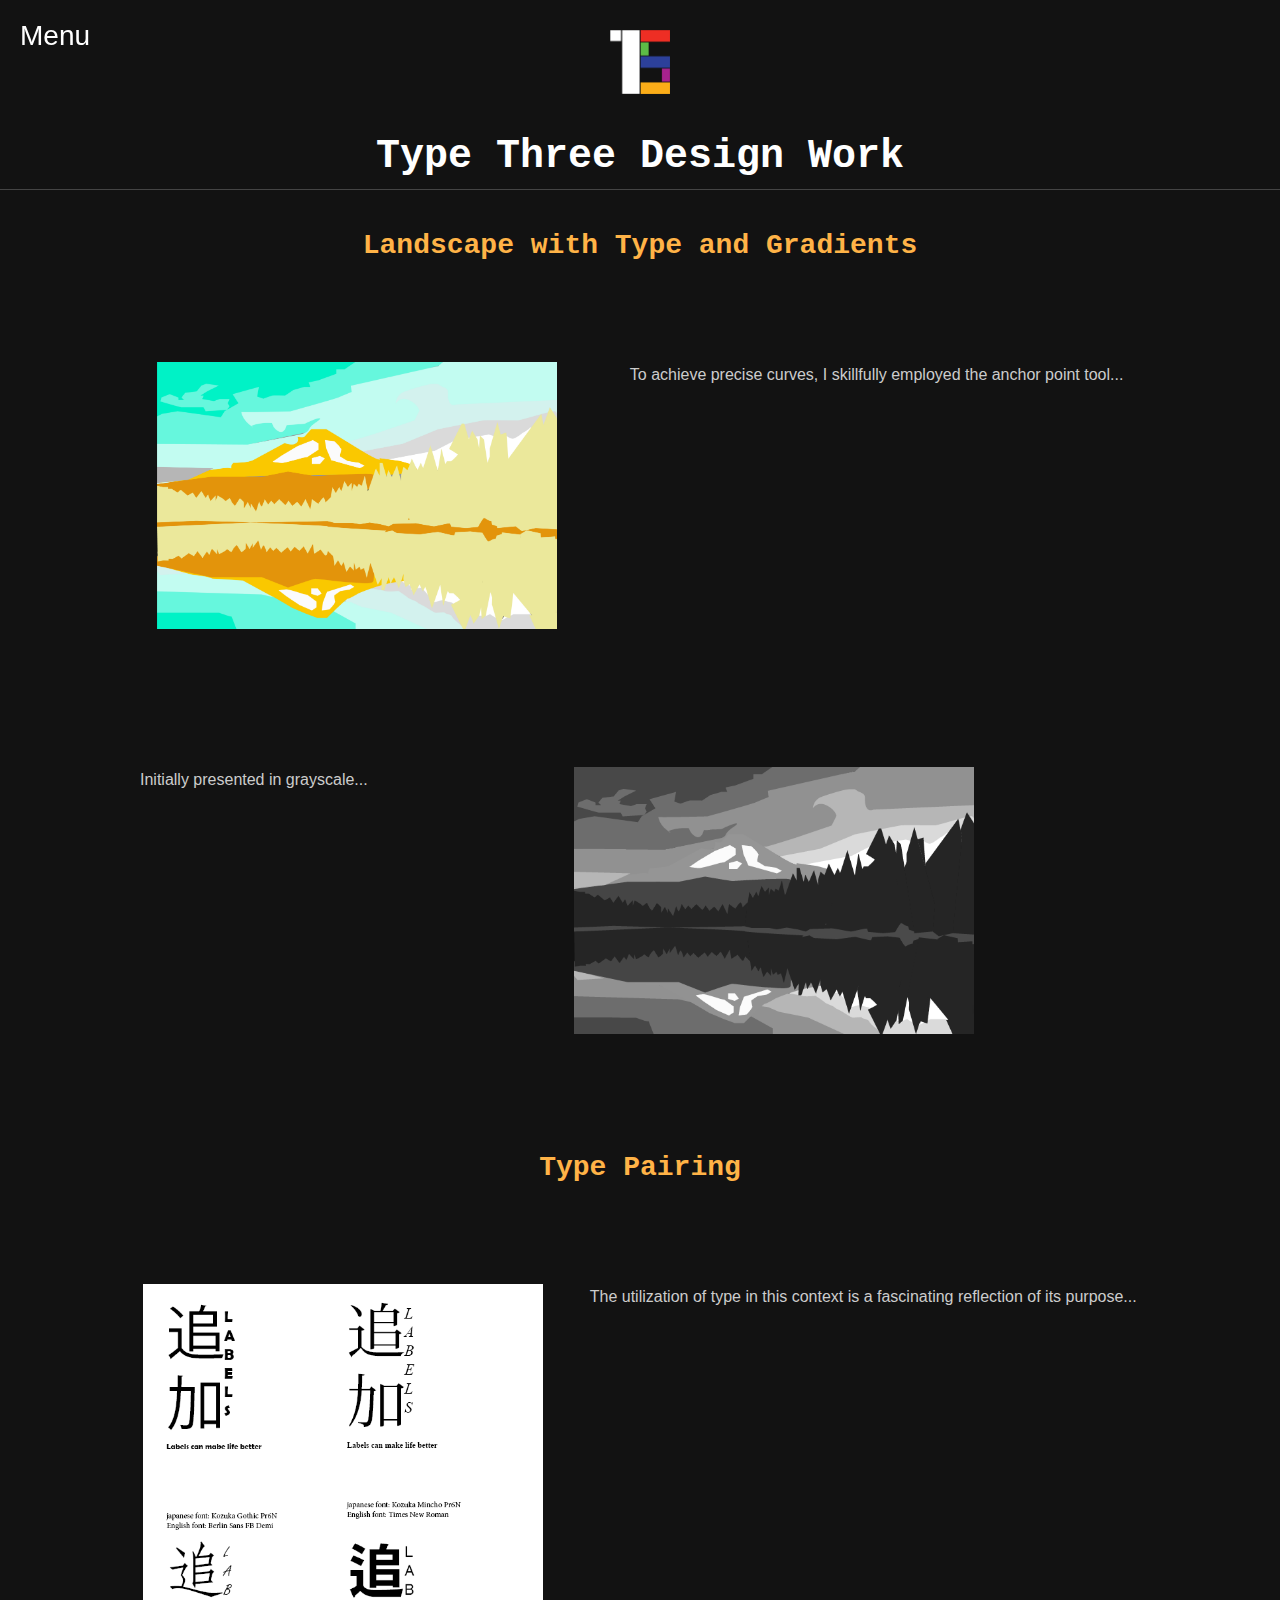
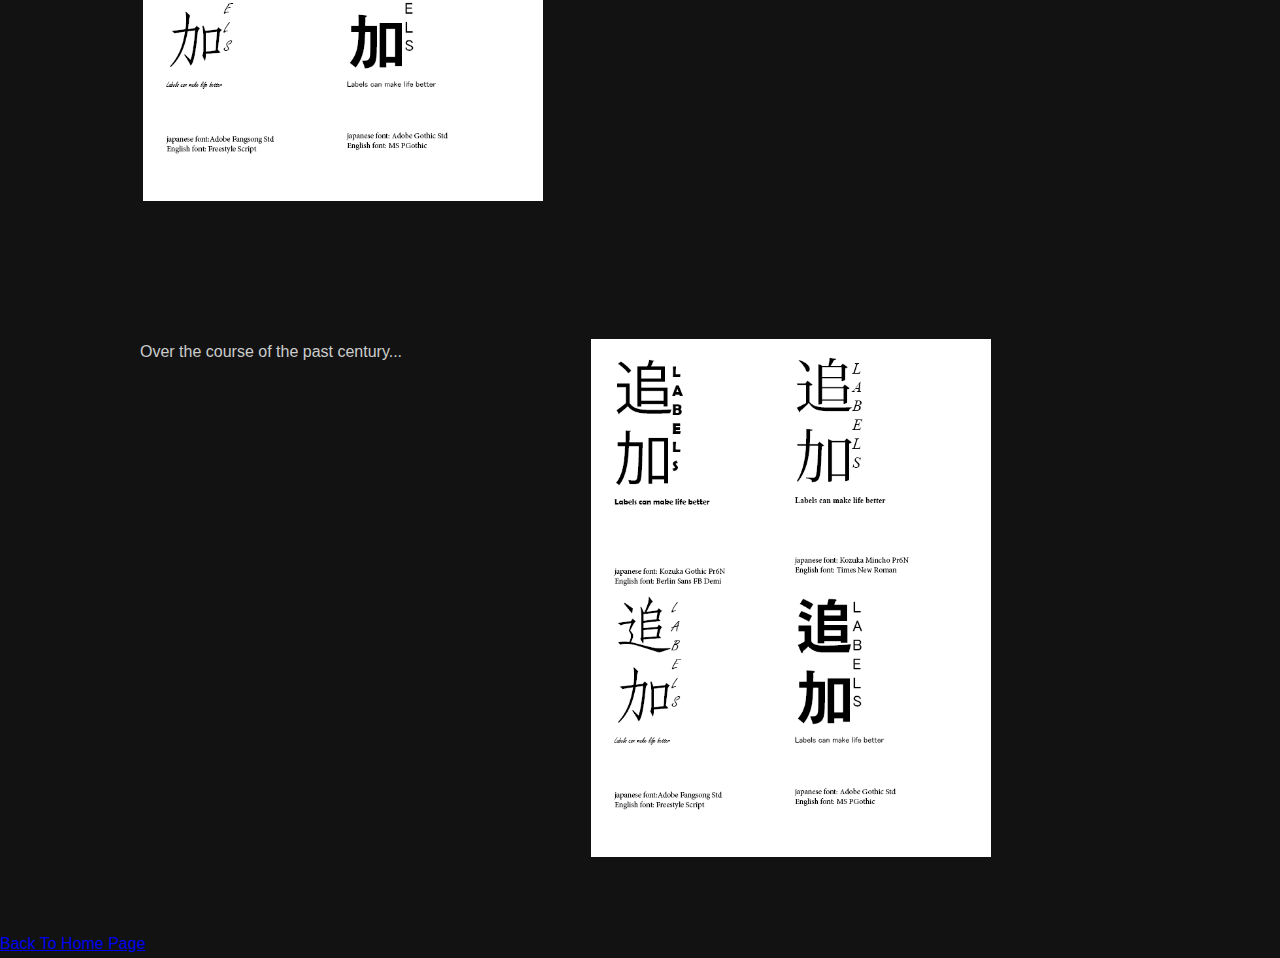
<file: type3.html>
<!DOCTYPE html>
<html>

<head>
    <title>Type Three Design</title>
    <link rel="stylesheet" type="text/css" href="thecss/type3.css">
    <link rel="stylesheet" type="text/css" href="thecss/slideout-menu.css">
</head>

<body>
    <div class="menu-toggle">
        <span class="material-icons">Menu</span>
    </div>

    <div class="slideout-menu">
        <a href="aboutMe.html">About</a>
        <a href="type2.html">Type Two</a>
        <a href="type3.html">Type Three</a>
        <a href="branding.html">Branding</a>
        <a href="advDez.html">Advanced design</a>
    </div>

    <script src="thejavascript/slideout-menu.js"></script>

    <a href="index.html">
        <img id="logo" src="imagesforseniorportfolio/TS By Daniel Calderon - Copy.png" alt="TS by Daniel">
    </a>

    <h1>Type Three Design Work</h1>

    <h2>Landscape with Type and Gradients</h2>
    <br>
    <div class="container">
        <img src="imagesforseniorportfolio/mont (1).png" alt="image">
        <p>To achieve precise curves, I skillfully employed the anchor point tool...</p>
    </div>

    <br>
    <div class="container">
        <div class="my-container">
            <p style="text-align: left;">Initially presented in grayscale...</p>
        </div>
        <img src="imagesforseniorportfolio/mont.png" alt="image">
    </div>

    <br>
    <h2>Type Pairing</h2>
    <br>
    <div class="container">
        <img src="imagesforseniorportfolio/Logo desins.png" alt="image">
        <p>The utilization of type in this context is a fascinating reflection of its purpose...</p>
    </div>

    <br>
    <div class="container">
        <div class="my-container">
            <p style="text-align: left;">Over the course of the past century...</p>
        </div>
        <img src="imagesforseniorportfolio/Logo desins.png" alt="image">
    </div>

    <br>
    <a href="index.html">Back To Home Page</a>
</body>

</html>
</file>
<file: thecss/slideout-menu.css>
.slideout-menu {
  position: fixed;
  display: flex;
  left: -250px; /* Initial position - outside the screen */
  top: 80px; /* Adjust the top value to create space for the menu toggle */
  width: 250px;
  height: 100vh;
  background: #363636;
  color: #ffd725;
  transition: left 0.3s ease-in;
  font-family: 'Quicksand', sans-serif;
  z-index: 9999;
  border-radius: 5px;
 padding: 10px;
width: 200px;
height:300px;
overflow-y: auto; 
overflow-x: hidden; 
scrollbar-width: thin; 
scrollbar-color: #4287f5 #333; 
box-shadow: -4px 0 8px rgba(0, 0, 0, 0.2);

}

.slideout-menu a {
  display: block;
  padding: 15px;
  color: #ffd725;
  text-decoration: none;
  transition: background 0.3s;
  font-family: 'Quicksand', sans-serif;
}

.slideout-menu a:hover {
  background: rgba(0, 0, 0, 0.3);
}

.menu-toggle {
  position: fixed;
  top: 20px;
  left: 20px;
  cursor: pointer;
  z-index: 10000;
  color: #ffd725;
  font-size: 24px;
  font-family: 'Quicksand', sans-serif;
}

.material-icons {
  font-size: 28px;
  color: #ffd725;
}
.slideout-menu::-webkit-scrollbar {
width: 8px;
}

.slideout-menu::-webkit-scrollbar-thumb {
background-color: #4287f5;
border-radius: 4px;
}

.slideout-menu::-webkit-scrollbar-track {
background: #333;
}
</file>
<file: thecss/aboutMe.css>
/* Basic Body Styling */
body {
  background: #f9f9f9;
  font-family: Arial, sans-serif;
  color: #333;
  margin: 0;
  padding: 0;
}

/* Main Heading */
h1 {
  text-align: center;
  font-family: 'Roboto', sans-serif;
  font-size: 40px;
  font-weight: bold;
  color: #ffffff;
  background: #4287f5;
  text-shadow: 2px 2px #333333;
  border-radius: 25px;
  padding: 20px;
  width: auto;
  margin: 20px;
}

/* Section Styling */
section {
  margin: 20px auto;
  padding: 15px;
  width: 80%;
  max-width: 800px;
  background-color: #ffffff;
  border-radius: 10px;
  box-shadow: 0 4px 8px rgba(0, 0, 0, 0.1);
}

section h2 {
  font-size: 28px;
  color: #4287f5;
  margin-bottom: 10px;
  font-family: 'Roboto', sans-serif;
  border-bottom: 2px solid #4287f5;
  padding-bottom: 5px;
}

section p {
  font-size: 18px;
  color: #333;
  line-height: 1.6;
  margin: 10px 0;
}

/* Footer Styling */
footer {
  background-color: #333333;
  color: #ffffff;
  padding: 20px 0;
  text-align: center;
  font-size: 16px;
}

footer a {
  color: #ffffff;
  text-decoration: none;
  margin: 0 10px;
  font-weight: bold;
}

footer a:hover {
  color: #4287f5;
  text-decoration: underline;
}

/* Image Styling */
img {
  width: 20%;
  height: auto;
  margin: 10px;
  transition: transform 0.3s ease;
}

img:hover {
  transform: scale(1.1);
}

/* Logo Styling */
#logo {
  width: 5%;
  height: auto;
  display: block;
  margin: 20px auto;
}

/* Menu Toggle Styling */
.menu-toggle {
  position: absolute;
  top: 20px;
  right: 20px;
  cursor: pointer;
}

.menu-toggle span {
  font-size: 24px;
  color: #4287f5;
}

/* Slideout Menu */
.slideout-menu {
  display: flex;
  flex-direction: column;
  position: fixed;
  right: -250px;
  top: 0;
  width: 250px;
  height: 100%;
  background: #333;
  padding: 60px 20px;
  box-shadow: -4px 0 8px rgba(0, 0, 0, 0.2);
  transition: right 0.3s ease;
}

.slideout-menu a {
  color: #ffffff;
  text-decoration: none;
  font-size: 18px;
  margin: 10px 0;
}

.slideout-menu a:hover {
  color: #4287f5;
}

/* Link Styling */
a {
  color: #4287f5;
  text-decoration: none;
}

a:hover {
  text-decoration: underline;
}

/* Responsive Design for Smaller Screens */
@media (max-width: 768px) {
  h1 {
      font-size: 32px;
  }

  section {
      width: 90%;
  }

  img {
      width: 40%;
  }

  .menu-toggle {
      top: 10px;
      right: 10px;
  }

  #logo {
      width: 10%;
  }
}
</file>
<file: thecss/branding.css>
body {
  background-color: #0e0e0e;
  color: #f5f5f5;
  font-family: 'Helvetica Neue', sans-serif;
  margin: 0;
  padding: 0;
}

h1, h2, h3 {
  font-family: monospace;
  text-align: center;
  margin-top: 40px;
  margin-bottom: 20px;
}

h1 {
  font-size: 36px;
  color: #fff;
  background: #1751ae;
  padding: 15px;
  border-radius: 10px;
}

h2 {
  font-size: 24px;
  color: #ff4c4c;
}

h3 {
  font-size: 30px;
  color: #fff;
  background: #1fa333;
  padding: 15px;
  border-radius: 10px;
}

p {
  font-size: 16px;
  color: #ccc;
  max-width: 800px;
  margin: 20px auto;
  line-height: 1.6;
}

img {
  max-width: 100%;
  width: 300px;
  display: block;
  margin: 20px auto;
}

.container {
  display: flex;
  flex-wrap: wrap;
  justify-content: center;
  align-items: flex-start;
  gap: 30px;
  margin: 40px auto;
  max-width: 1000px;
  padding: 0 20px;
}

.column {
  flex: 1 1 45%;
  max-width: 45%;
}

#logo {
  width: 60px;
  display: block;
  margin: 30px auto;
}

a {
  color: #ff952b;
  font-size: 16px;
  display: block;
  text-align: center;
  margin: 40px 0;
  text-decoration: none;
  font-family: monospace;
}

a:hover {
  text-decoration: underline;
}

.menu-toggle {
  position: absolute;
  top: 20px;
  right: 20px;
  cursor: pointer;
}

.menu-toggle span {
  font-size: 28px;
  color: #ffae35;
}

.slideout-menu {
  position: fixed;
  top: 0;
  right: -250px;
  width: 250px;
  height: 100%;
  background: #111;
  color: #fff;
  display: flex;
  flex-direction: column;
  padding: 60px 20px;
  transition: right 0.3s ease;
}

.slideout-menu a {
  color: #eee;
  text-decoration: none;
  margin: 10px 0;
  font-size: 18px;
  transition: color 0.2s ease;
}

.slideout-menu a:hover {
  color: #ccc;
}

/* Responsive */
@media (max-width: 768px) {
  .container {
    flex-direction: column;
    align-items: center;
  }

  img {
    width: 90%;
  }

  h1 {
    font-size: 28px;
  }
}
</file>
<file: thecss/type2.css>
body {
  margin: 0;
  padding: 0;
  font-family: 'Helvetica Neue', sans-serif;
  background-color: #f4f4f4;
  color: #222;
}

/* Headings */
h1, h2 {
  text-align: center;
  font-weight: 600;
  letter-spacing: 1px;
  color: #111;
  padding: 20px 0;
  margin: 20px auto;
  border-bottom: 1px solid #ccc;
}

/* Paragraphs */
p {
  max-width: 800px;
  margin: 20px auto;
  font-size: 16px;
  line-height: 1.6;
  color: #444;
}

/* Logo */
#logo {
  display: block;
  margin: 30px auto;
  width: 80px;
  height: auto;
}

/* Images */
img {
  width: 100%;
  height: auto;
  margin: 10px 0;
  display: block;
  transition: transform 0.3s ease;
}

img:hover {
  transform: scale(1.05);
}

/* Grid Layout */
.row {
  display: flex;
  flex-wrap: wrap;
  justify-content: center;
  gap: 20px;
  margin: 0 auto;
  max-width: 1000px;
  padding: 10px;
}

.column {
  flex: 1 1 45%;
  max-width: 45%;
}

/* Standalone Images */
#fcircle, #hog4 {
  display: block;
  width: 300px;
  margin: 40px auto;
}

/* Menu Toggle */
.menu-toggle {
  position: absolute;
  top: 20px;
  right: 20px;
  cursor: pointer;
}

.menu-toggle span {
  font-size: 24px;
  color: #333;
}

/* Slideout Menu */
.slideout-menu {
  display: flex;
  flex-direction: column;
  position: fixed;
  right: -250px;
  top: 0;
  width: 250px;
  height: 100%;
  background: #111;
  padding: 60px 20px;
  box-shadow: -4px 0 8px rgba(0, 0, 0, 0.2);
  transition: right 0.3s ease;
}

.slideout-menu a {
  color: #eee;
  text-decoration: none;
  font-size: 18px;
  margin: 10px 0;
  transition: color 0.2s ease;
}

.slideout-menu a:hover {
  color: #ccc;
}

/* Responsive Design */
@media (max-width: 768px) {
  .column {
    max-width: 90%;
  }

  #logo {
    width: 60px;
  }

  h1 {
    font-size: 28px;
  }

  img {
    width: 100%;
  }
}
</file>
<file: thecss/type3.css>
body {
  background-color: #121212;
  color: #e0e0e0;
  font-family: 'Helvetica Neue', sans-serif;
  margin: 0;
  padding: 0;
}

h1, h2 {
  text-align: center;
  font-family: monospace;
  color: #ffffff;
  margin-top: 40px;
}

h1 {
  font-size: 40px;
  border-bottom: 1px solid #444;
  padding-bottom: 10px;
}

h2 {
  font-size: 28px;
  color: #ffb347;
}

p {
  font-size: 16px;
  line-height: 1.6;
  max-width: 800px;
  margin: 20px auto;
  text-align: justify;
  color: #ccc;
}

img {
  width: 100%;
  max-width: 400px;
  display: block;
  margin: 20px auto;
  transition: transform 0.3s ease;
}

img:hover {
  transform: scale(1.03);
}

.container {
  display: flex;
  flex-wrap: wrap;
  justify-content: center;
  align-items: flex-start;
  gap: 40px;
  margin: 40px auto;
  max-width: 1000px;
  padding: 0 20px;
}

#logo {
  width: 60px;
  display: block;
  margin: 30px auto;
}

/* Slideout Menu */
.menu-toggle {
  position: absolute;
  top: 20px;
  right: 20px;
  cursor: pointer;
}

.menu-toggle span {
  font-size: 28px;
  color: #ffffff;
}

.slideout-menu {
  position: fixed;
  top: 0;
  right: -250px;
  width: 250px;
  height: 100%;
  background: #111;
  color: #fff;
  display: flex;
  flex-direction: column;
  padding: 60px 20px;
  transition: right 0.3s ease;
}

.slideout-menu a {
  color: #eee;
  text-decoration: none;
  margin: 10px 0;
  font-size: 18px;
  transition: color 0.2s ease;
}

.slideout-menu a:hover {
  color: #ccc;
}

/* Responsive Adjustments */
@media (max-width: 768px) {
  .container {
    flex-direction: column;
    align-items: center;
  }

  img {
    max-width: 90%;
  }

  h1 {
    font-size: 28px;
  }
}
</file>
<file: thecss/index1.css>
/* Reset and Basics */
body {
  margin: 0;
  padding: 0;
  font-family: 'Helvetica Neue', sans-serif;
  background-color: #f4f4f4;
  color: #222;
}

/* Main Layout */
h1 {
  text-align: center;
  font-size: 36px;
  color: #111;
  padding: 40px 0;
  border-bottom: 1px solid #ccc;
  margin-bottom: 20px;
  letter-spacing: 1px;
}

/* Paragraphs */
p {
  max-width: 800px;
  margin: 20px auto;
  font-size: 16px;
  line-height: 1.6;
  color: #444;
}

/* Logo */
#logo {
  display: block;
  margin: 30px auto;
  width: 80px;
  height: auto;
}

/* Images */
img {
  width: 200px;
  margin: 20px;
  display: inline-block;
  transition: transform 0.3s ease;
  filter: grayscale(0%);
}

img:hover {
  transform: scale(1.05);
  filter: grayscale(0%);
}

/* Slideout Menu */
.menu-toggle {
  position: absolute;
  top: 20px;
  right: 20px;
  cursor: pointer;
}

.menu-toggle span {
  font-size: 28px;
  color: #333;
}

.slideout-menu {
  position: fixed;
  top: 0;
  right: -250px;
  width: 250px;
  height: 100%;
  background: #111;
  color: #fff;
  display: flex;
  flex-direction: column;
  padding: 60px 20px;
  transition: right 0.3s ease;
}

.slideout-menu a {
  color: #eee;
  text-decoration: none;
  margin: 10px 0;
  font-size: 18px;
  transition: color 0.2s ease;
}

.slideout-menu a:hover {
  color: #ccc;
}

/* Responsive */
@media (max-width: 768px) {
  img {
    width: 45%;
  }

  #logo {
    width: 60px;
  }

  h1 {
    font-size: 28px;
  }
}
</file>
